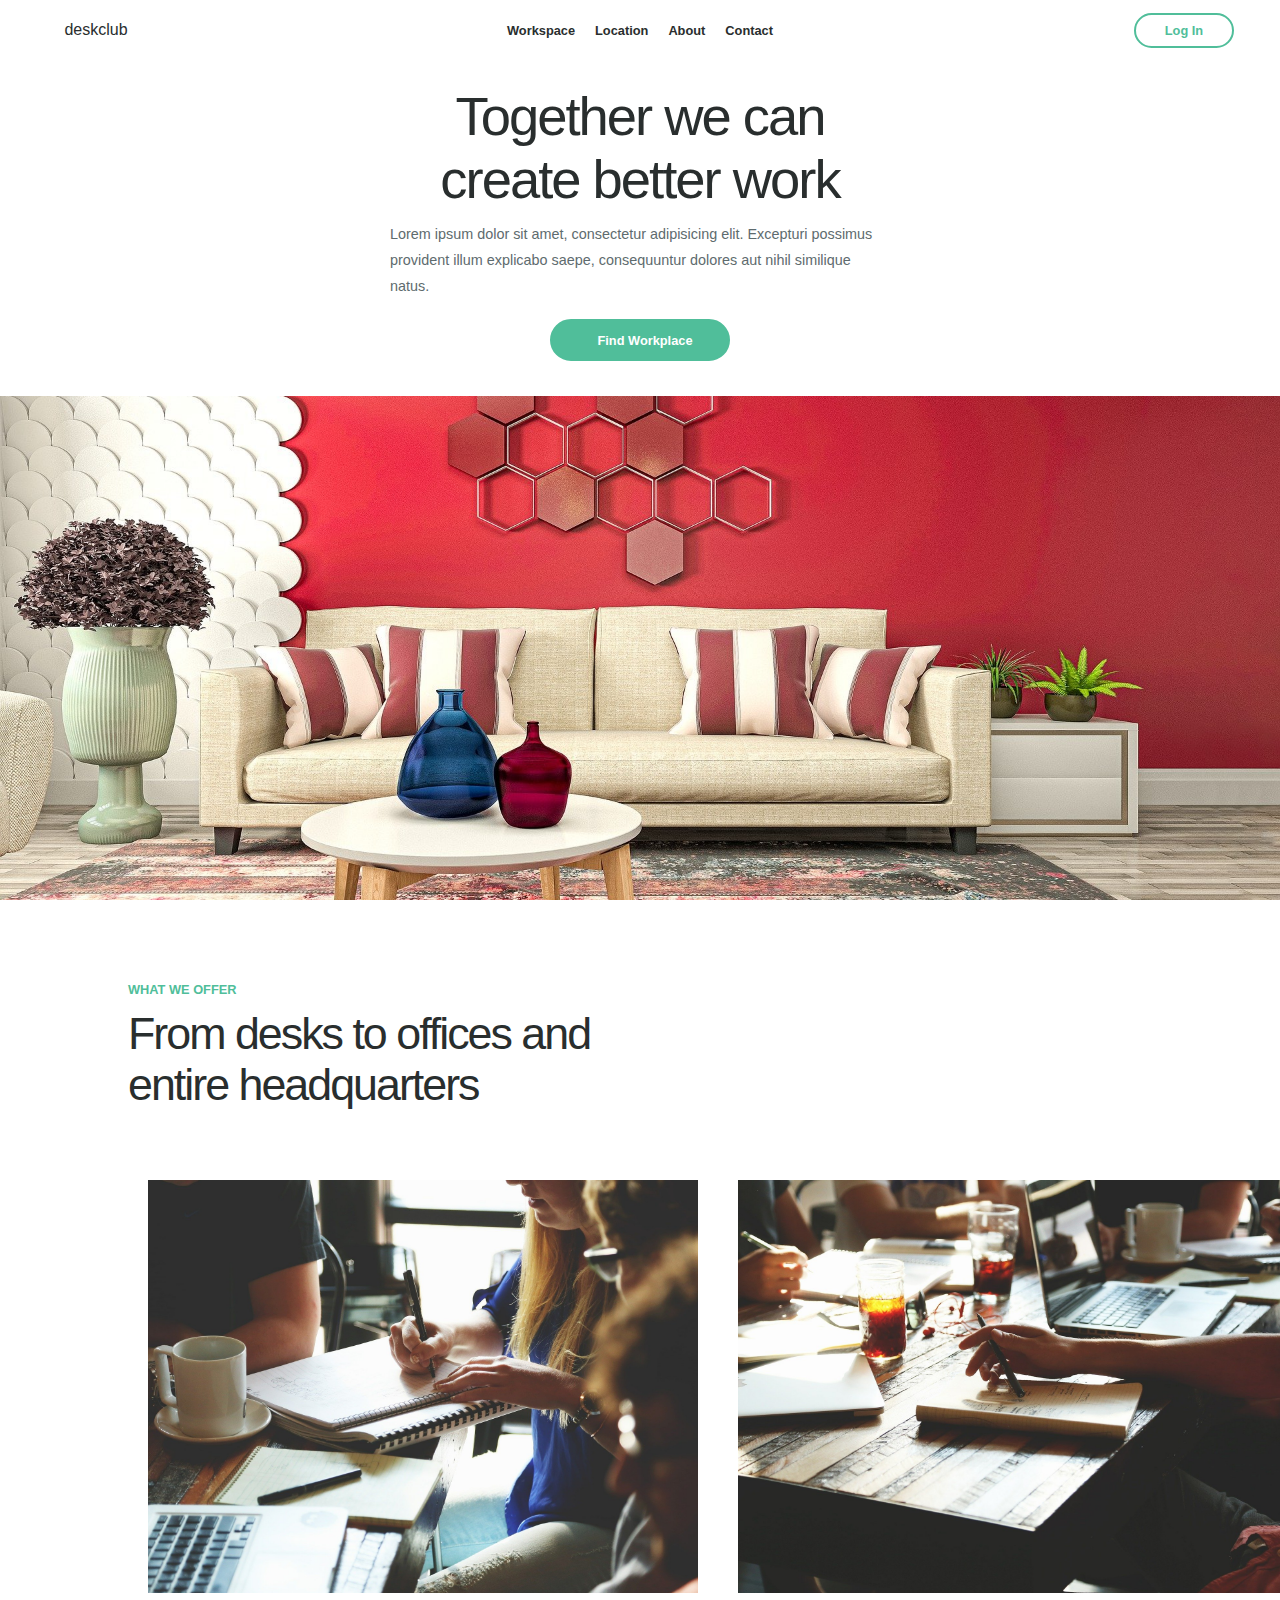
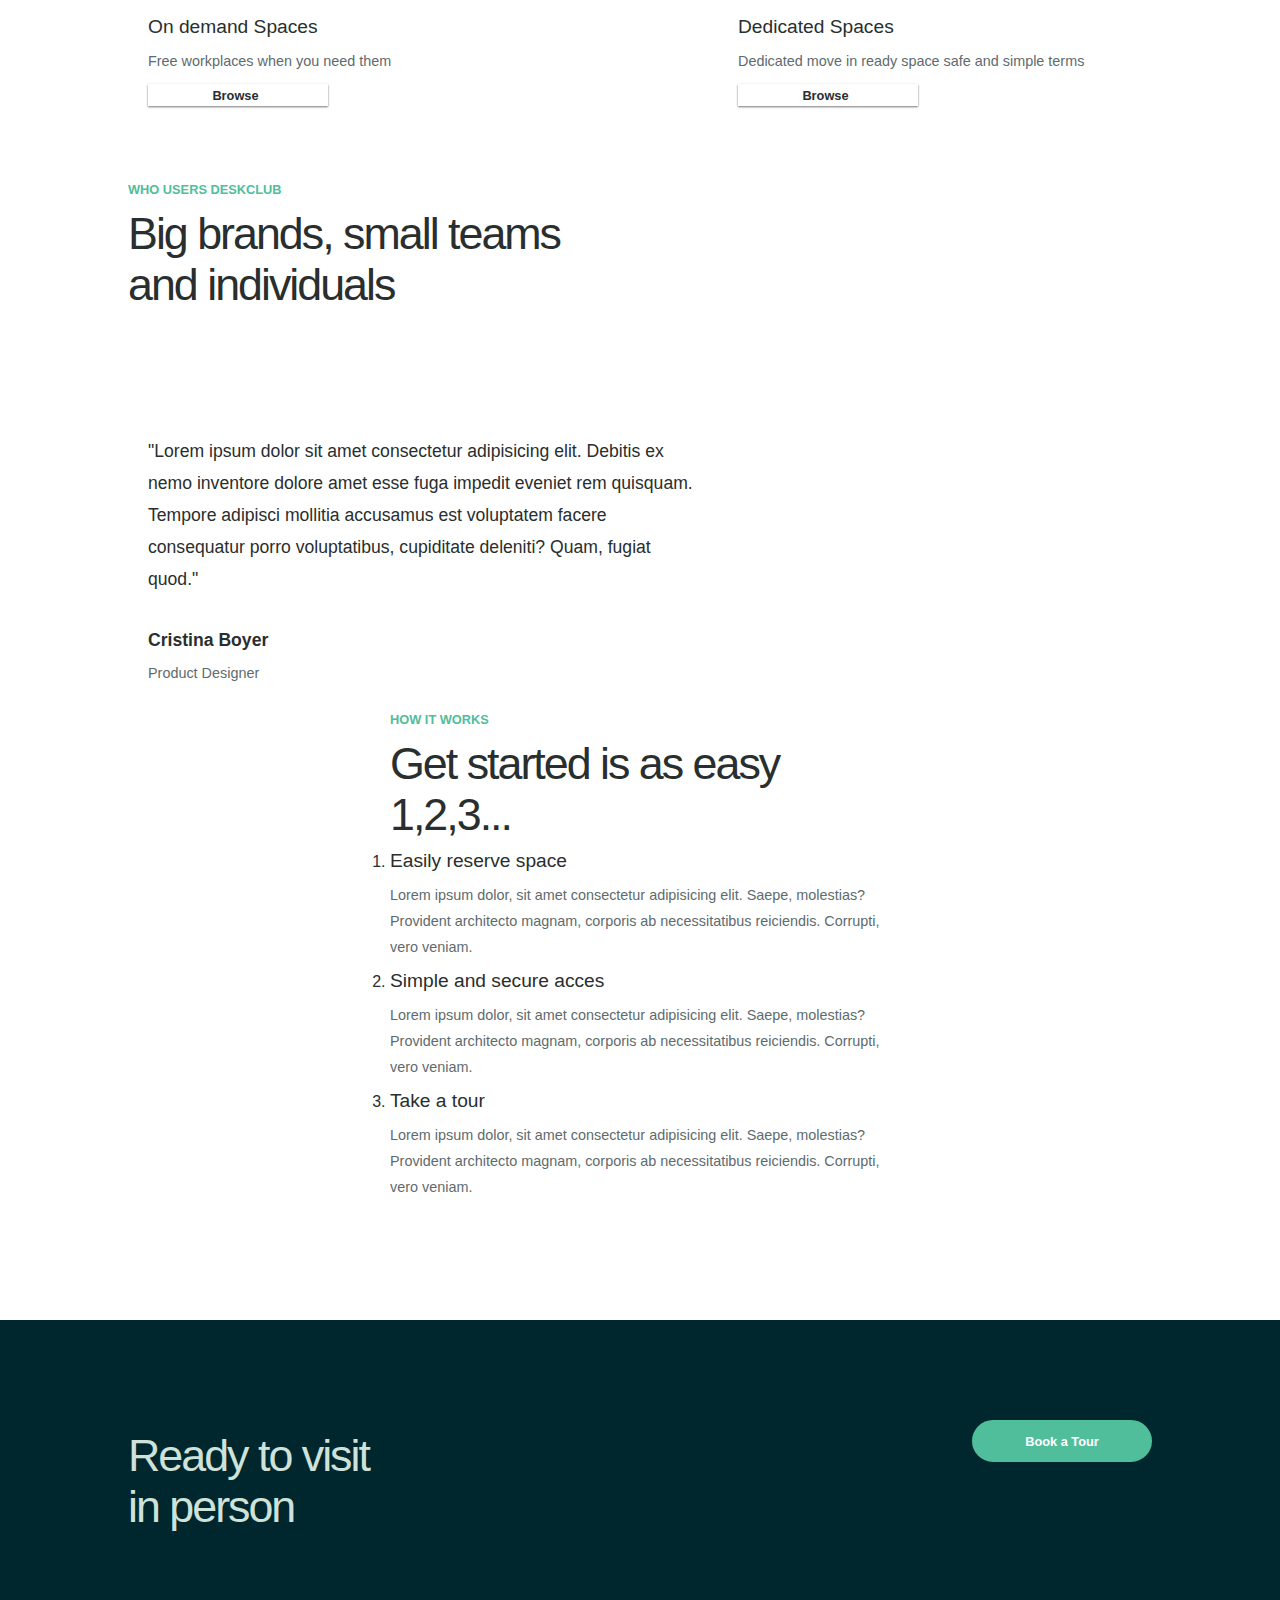
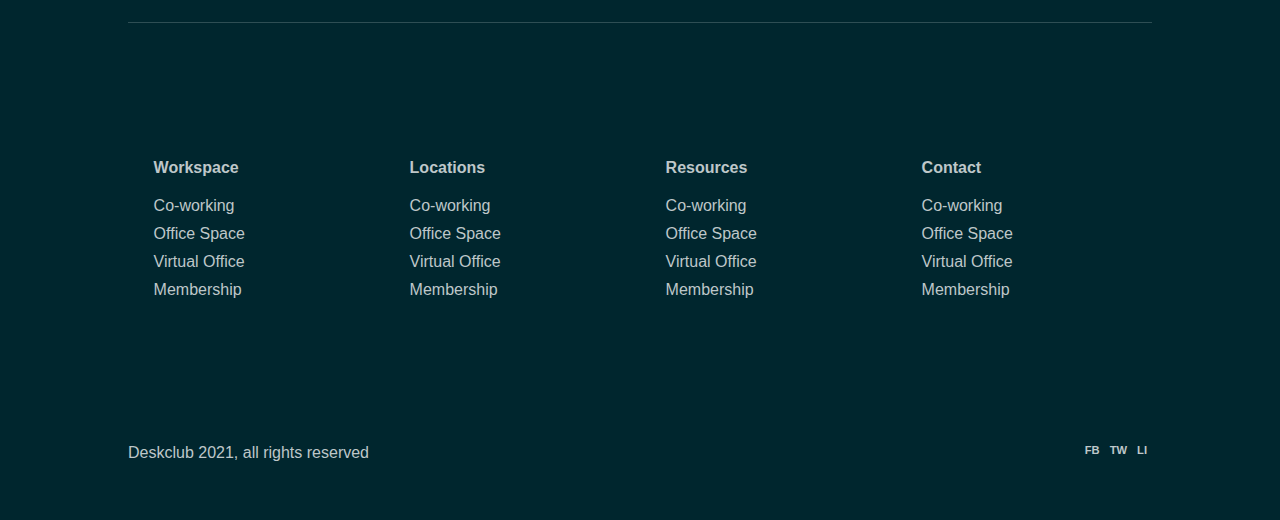
<file: deckClub/index.html>
<!DOCTYPE html>
<html lang="en">
<head>
    <meta charset="UTF-8">
    <meta http-equiv="X-UA-Compatible" content="IE=edge">
    <meta name="viewport" content="width=device-width, initial-scale=1.0">
    <title>DesckClub</title>
    <link rel="stylesheet" href="https://cdnjs.cloudflare.com/ajax/libs/font-awesome/6.0.0-beta2/css/all.min.css" integrity="sha512-YWzhKL2whUzgiheMoBFwW8CKV4qpHQAEuvilg9FAn5VJUDwKZZxkJNuGM4XkWuk94WCrrwslk8yWNGmY1EduTA==" crossorigin="anonymous" referrerpolicy="no-referrer" />
    <link rel="stylesheet" href="./assets/styles/reset.css">
    <link rel="stylesheet" href="./assets/styles/style.css">
</head>
<body>
    <header>
        <div id="logo">deskclub</div>
        <nav>
            <ul>
                <li>Workspace</li>
                <li>Location</li>
                <li>About</li>
                <li>Contact</li>
            </ul>
        </nav>
        <a href="#" class="btn btn-01" id="login-btn">Log In</a>
    </header>
    <section id="section-01" class="sections">
        <div class="centered-container">
            <h1>Together we can create better work</h1>
            <p>Lorem ipsum dolor sit amet, consectetur adipisicing elit. Excepturi possimus provident illum explicabo saepe, consequuntur dolores aut nihil similique natus.</p>
            <a href="#" class="btn btn-02"><i class="fas fa-search"></i>Find Workplace</a>
        </div>
        <div id="banner-img"></div>
    </section>

    <section id="section-02" class="sections">
        <div class="lefted-container">
            <div id="title">
                <span>What we offer</span>
                <h2>From desks to offices and entire headquarters</h2>
            </div>
            <div id="posts-container">
                <div id="post1" class="posts">
                    <div id="post1-img" class="post-img"></div>
                    <div class="post-content">
                        <h3>On demand Spaces</h3>
                        <p>Free workplaces when you need them</p>
                        <a href="#" class="btn btn-03">Browse<i class="fas fa-arrow-right"></i></a>
                    </div>
                </div>
                <div id="post2" class="posts">
                    <div id="post2-img" class="post-img"></div>
                    <div class="post-content">
                        <h3>Dedicated Spaces</h3>
                        <p>Dedicated move in ready space safe and simple terms</p>
                        <a href="#" class="btn btn-03">Browse<i class="fas fa-arrow-right"></i></a>
                    </div>
                </div>
                <div id="post3" class="posts">
                    <div id="post3-img" class="post-img"></div>
                    <div class="post-content">
                        <h3>Entreprise</h3>
                        <p>The first place to work with entreprise</p>
                        <a href="#" class="btn btn-03">Browse<i class="fas fa-arrow-right"></i></a>
                    </div>
                </div>
            </div>
        </div>
    </section>

    <section id="section-03" class="sections">
        <div class="lefted-container">
            <div id="title">
                <span>Who users deskclub</span>
                <h2>Big brands, small teams and individuals</h2>
            </div>
            <div id="rat1" class="ratings">
                <div class="stars">
                    <ul>
                        <li><i class="fas fa-star"></i></li>
                        <li><i class="fas fa-star"></i></li>
                        <li><i class="fas fa-star"></i></li>
                        <li><i class="fas fa-star"></i></li>
                        <li><i class="fas fa-star"></i></li>
                    </ul>
                </div>
                <p>Lorem ipsum dolor sit amet consectetur adipisicing elit. Debitis ex nemo inventore dolore amet esse fuga impedit eveniet rem quisquam. Tempore adipisci mollitia accusamus est voluptatem facere consequatur porro voluptatibus, cupiditate deleniti? Quam, fugiat quod.</p>
                <div class="com-author">Cristina Boyer</div>
                <div class="job">Product Designer</div>
            </div>

        </div>

    </section>

    <section id="section-04" class="sections">
        <div class="centered-container">
            <span>How it works</span>
            <h2>Get started is as easy 1,2,3...</h2>
            <ol>
                <li>
                    <h3>Easily reserve space</h3>
                    <p>Lorem ipsum dolor, sit amet consectetur adipisicing elit. Saepe, molestias? Provident architecto magnam, corporis ab necessitatibus reiciendis. Corrupti, vero veniam.</p>
                </li>
                <li>
                    <h3>Simple and secure acces</h3>
                    <p>Lorem ipsum dolor, sit amet consectetur adipisicing elit. Saepe, molestias? Provident architecto magnam, corporis ab necessitatibus reiciendis. Corrupti, vero veniam.</p>
                </li>
                <li>
                    <h3>Take a tour</h3>
                    <p>Lorem ipsum dolor, sit amet consectetur adipisicing elit. Saepe, molestias? Provident architecto magnam, corporis ab necessitatibus reiciendis. Corrupti, vero veniam.</p>
                </li>
            </ol>

        </dev>
    </section>
    <footer>
        <div id="booktour-grid">
            <h2>Ready to visit in person</h2>
            <a href="#" class="btn btn-02">Book a Tour</a>
        </div>
        <div id="links-container">
            <ul>
                <li class="links-category">Workspace</li>
                <li>Co-working</li>
                <li>Office Space</li>
                <li>Virtual Office</li>
                <li>Membership</li>
            </ul>
            <ul>
                <li class="links-category">Locations</li>
                <li>Co-working</li>
                <li>Office Space</li>
                <li>Virtual Office</li>
                <li>Membership</li>
            </ul>
            <ul>
                <li class="links-category">Resources</li>
                <li>Co-working</li>
                <li>Office Space</li>
                <li>Virtual Office</li>
                <li>Membership</li>
            </ul>
            <ul>
                <li class="links-category">Contact</li>
                <li>Co-working</li>
                <li>Office Space</li>
                <li>Virtual Office</li>
                <li>Membership</li>
            </ul>
        </div>
        <div id="legal-social">
            <div>Deskclub 2021, all rights reserved</div>
            <ul>
                <li>fb</li>
                <li>tw</li>
                <li>li</li>
            </ul>
        </div>

    </footer>
    
</body>
</html>
</file>
<file: deckClub/assets/styles/style.css>
body {
  font-family: -apple-system, BlinkMacSystemFont, "Segoe UI", Roboto, Oxygen,
    Ubuntu, Cantarell, "Open Sans", "Helvetica Neue", sans-serif;
  color: #292e2e;
  overflow-x: hidden;
}

h1 {
  font-size: 3.4rem;
  font-weight: 500;
  letter-spacing: -2px;
  text-align: center;
  margin: 10px;
}

h2 {
  font-size: 2.8rem;
  font-weight: 500;
  letter-spacing: -2px;
  text-align: left;
  margin: 10px 0 10px;
}

h3 {
  font-size: 1.2rem;
  font-weight: 500;
  letter-spacing: 0px;
  text-align: left;
  margin: 10px 0 10px;
}

span {
  font-size: 0.8rem;
  text-transform: uppercase;
  color: #50be9a;
  font-weight: 800;
}

p,
.job {
  font-size: 0.9rem;
  color: #5e6b6e;
  line-height: 26px;
}

.btn {
  display: flex;
  justify-content: center;
  align-items: center;
  font-size: 0.8rem;
  font-weight: 700;
}

.btn-01 {
  width: 100px;
  height: 35px;
  border: 2px solid #50be9a;
  border-radius: 50px;
  color: #50be9a;
  background: transparent;
  transition: 0.3s;
}

.btn-01:hover {
  color: white;
  background: #50be9a;
}

.btn-02 {
  width: 180px;
  height: 42px;
  border: 2px solid #50be9a;
  border-radius: 50px;
  color: white;
  background: #50be9a;
  transition: 0.3s;
}

.btn-02:hover {
  color: #50be9a;
  background: transparent;
}

.btn-03 {
  width: 180px;
  height: 22px;
  margin: 10px 0 10px 0;
  border: 2px solid white;
  color: #292e2e;
  background: white;
  transition: 0.3s;
  box-shadow: 0px 1px 2px #0000008a;
}

/************* HEADER ****************/

header {
  display: grid;
  grid-template-columns: 15% 70% 15%;
  width: 100%;
  height: 60px;
}

nav,
nav ul {
  display: flex;
  justify-content: center;
  align-items: center;
}

nav li {
  font-size: 0.8rem;
  font-weight: 700;
  margin: 5px 10px;
}

#logo {
  display: flex;
  justify-content: center;
  align-items: center;
}

#login-btn {
  margin: auto;
}

/******************* SECTION 01 *****************/
#section-01 {
  display: grid;
  grid-template-rows: 40% 60%;
  width: 100%;
  height: calc(100vh - 60px);
}

.centered-container {
  max-width: 500px;
  margin: auto;
}

.centered-container > a {
  margin: 20px auto;
}

.centered-container > a > i {
  margin-right: 10px;
}

#banner-img {
  background: url(../img/bg.jpg) center/cover;
}

/**************** SECTION 02 **************/
#section-02 {
  width: 100%;
  height: 800px;
  margin: 80px 0 0 0;
}

.lefted-container {
  margin-left: 10%;
}

.lefted-container > #title {
  max-width: 500px;
  position: relative;
}

#posts-container {
  margin: 40px 0 40px 0;
  display: flex;
  width: 10000px;
  height: 600px;
  position: absolute;
}

.posts {
  width: 550px;
  height: 550px;
  margin: 20px;
  display: grid;
  grid-template-rows: 75% 25%;
}

.post-content {
  margin: auto 0 auto 0;
}

.post-content > a > i {
  margin-left: 5px;
}

#post1-img {
  background: url(../img/img-01.jpg) center/cover;
}

#post2-img {
  background: url(../img/img-02.jpg) center/cover;
}

/**************** SECTION 03 **************/
.ratings {
  width: 550px;
  min-height: 300px;
  margin: 80px 20px 20px 20px;
  display: grid;
  grid-template-rows: 15% 65% 10% 10%;
}

.stars {
  color: #f0b54a;
}

.stars ul {
  display: flex;
  justify-content: left;
  align-items: center;
}

.ratings > p {
  color: #292e2e;
  font-size: 1.1rem;
  line-height: 32px;
  display: block;
}

.ratings > p::before,
.ratings > p::after {
  content: '"';
}

.com-author {
  font-size: 1.1rem;
  font-weight: 700;
}

/******************* SECTION 04*******************/

/******************* FOOTER*******************/
footer {
  height: 800px;
  background: #00262e;
  margin-top: 120px;
  display: block;
}

#booktour-grid {
  padding: 100px 10% 100px;
  display: grid;
  grid-template-columns: 50% 50%;
  position: relative;
}

#booktour-grid::after {
  content: "";
  margin-top: 80px;
  height: 1px;
  width: 200%;
  background: #2e4e54;
}

#booktour-grid > h2 {
  color: #cfe2da;
  max-width: 280px;
}

#booktour-grid > a {
  margin-left: auto;
  margin-right: 0;
}

#links-container {
  color: #bec7c9;
  padding: 0px 10% 100px;
  display: grid;
  grid-template-columns: 25% 25% 25% 25%;
}

#links-container > ul {
  margin: 10%;
}

#links-container > ul > li {
  margin-top: 10px;
}

.links-category {
  font-weight: 800;
  margin-bottom: 20px;
}

#legal-social {
  padding: 20px 10% 0;
  display: grid;
  grid-template-columns: 50% 50%;
  color: #bec7c9;
}

#legal-social > ul {
  display: flex;
  margin-left: auto;
  margin-right: 0;
  text-transform: uppercase;
}

#legal-social > ul > li {
  margin: 0 5px;
  font-size: 0.7rem;
  font-weight: 600;
}
</file>
